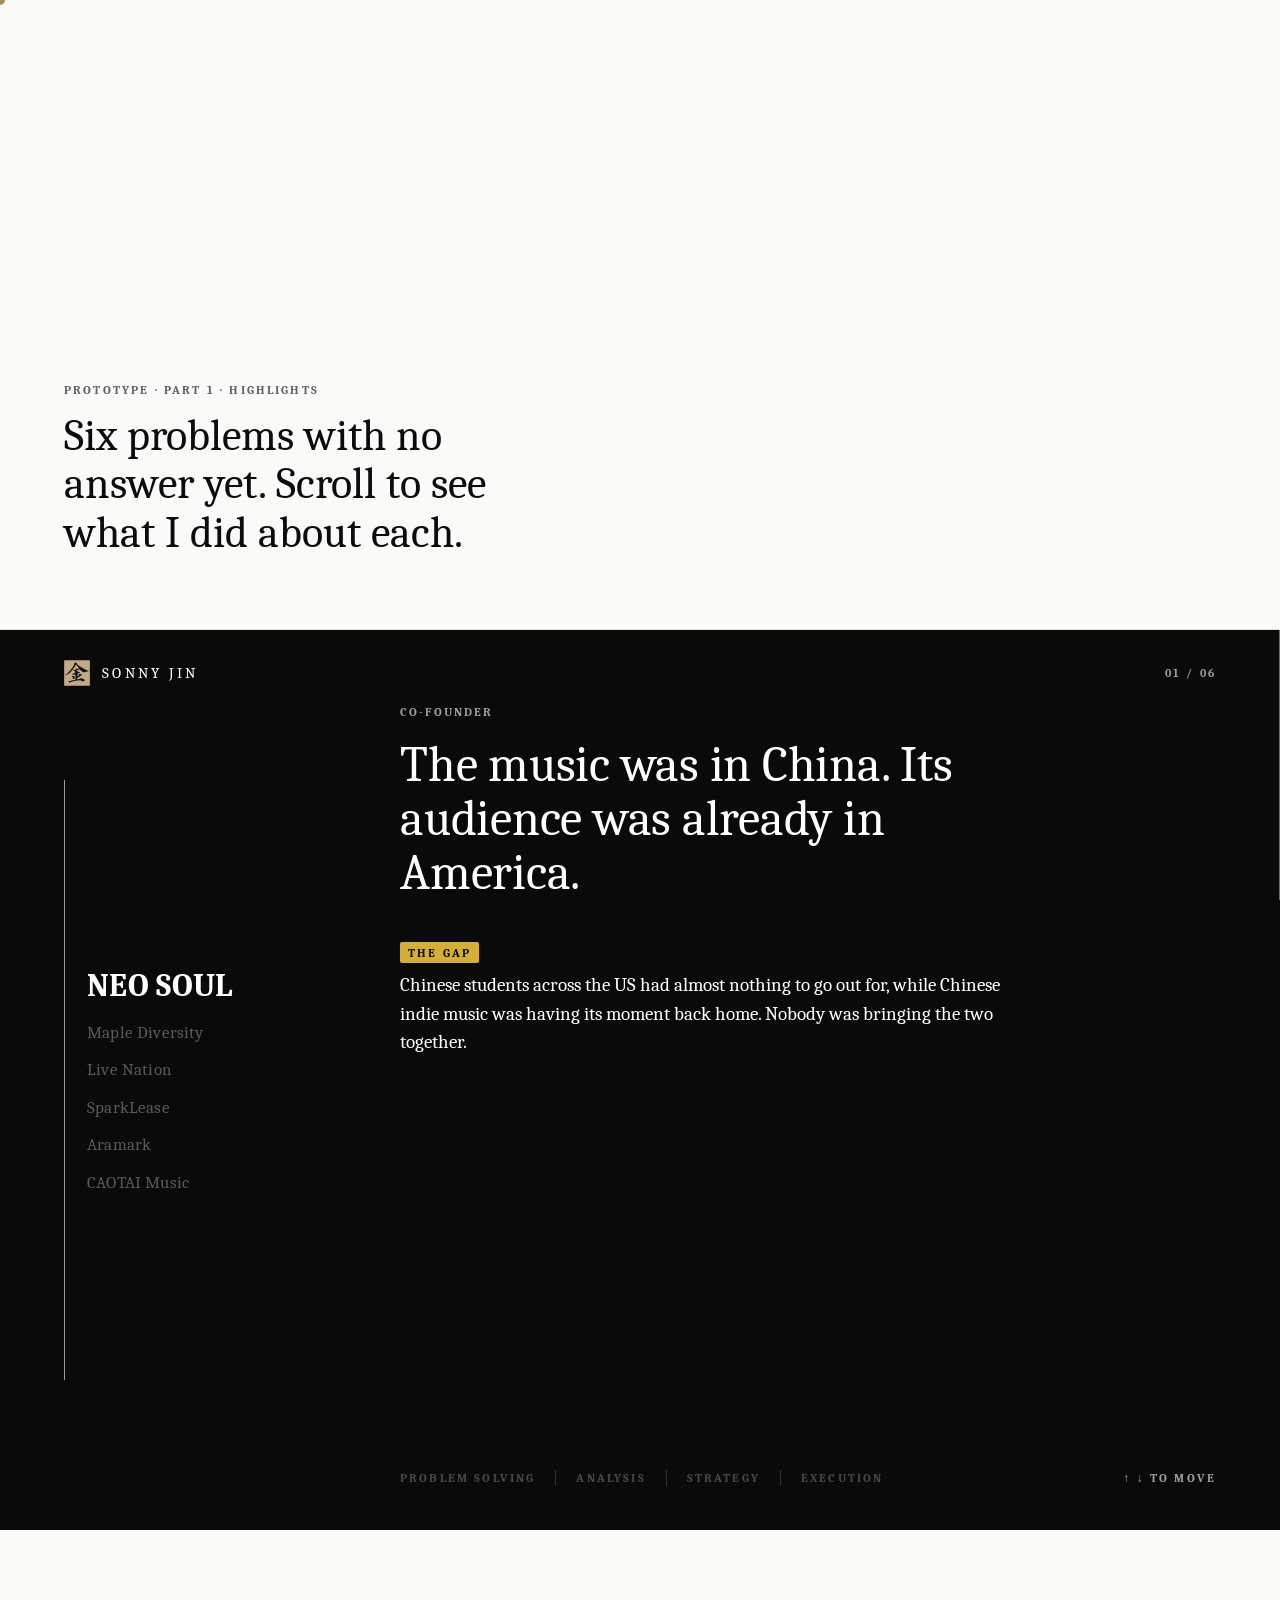
<file: design/highlights.html>
<!DOCTYPE html>
<html lang="en"><head><meta charset="utf-8"><meta name="viewport" content="width=device-width,initial-scale=1">
<title>Sonny Jin · Highlights prototype</title>
<style>
@font-face{font-family:Cal;src:url(../fonts/Caladea-Regular.woff2) format("woff2");font-weight:400}
@font-face{font-family:Cal;src:url(../fonts/Caladea-Bold.woff2) format("woff2");font-weight:700}
@font-face{font-family:Kai;src:url(../fonts/LXGWWenKai-sub.woff2) format("woff2")}
:root{--paper:#FAFAF8;--ink:#0B0C0E;--muted:#5E6268;--line:#E4E3DE;--champ:#C3A986;--champ-deep:#A88B5F;
  --bg:#0A0A0A;--fg:#fff;--soft:rgba(255,255,255,.62);--acc:#D4AF37;--accText:#D4AF37;--ease:cubic-bezier(.2,.8,.2,1)}
*{box-sizing:border-box;min-width:0}
html,body{margin:0}
body{background:var(--paper);color:var(--ink);font:16px/1.55 Cal,Georgia,serif;cursor:none}
.caps{font:700 12px/16px Cal;letter-spacing:.18em;text-transform:uppercase}
a{color:inherit}

/* intro strip, so the entry into the highlights can be felt */
.intro{height:70vh;display:flex;flex-direction:column;justify-content:flex-end;padding:0 64px 72px;border-bottom:1px solid var(--line)}
.intro p{margin:0;color:var(--muted)} .intro h2{margin:14px 0 0;font:400 44px/1.1 Cal;max-width:22ch}

/* pinned highlights */
#hl{position:relative;height:1800vh}
.stage{position:sticky;top:0;height:100vh;overflow:hidden;background:var(--bg);color:var(--fg);transition:background .6s var(--ease),color .6s var(--ease)}
.top{position:absolute;left:64px;right:64px;top:30px;display:flex;justify-content:space-between;align-items:center;z-index:3}
.top .brand{display:flex;gap:12px;align-items:center;text-decoration:none}
.top .brand img{width:26px;height:26px} .top .brand span{font:400 15px Cal;letter-spacing:.22em}
.top .count{color:var(--soft)}
.rail{position:absolute;left:64px;top:0;bottom:0;width:270px;display:flex;flex-direction:column;justify-content:center;gap:18px;padding-left:22px;border-left:1px solid var(--soft);margin:150px 0 150px}
.rail button{all:unset;cursor:none;font:400 17px/1.15 Cal;letter-spacing:.01em;opacity:.32;transition:font-size .5s var(--ease),opacity .5s var(--ease);transform-origin:left center}
.rail button.on{opacity:1;font-size:32px;font-weight:700}
.cn{font-family:Kai;font-weight:400;font-size:.82em;letter-spacing:.06em}
.rail button:hover{opacity:.75} .rail button.on:hover{opacity:1}
.body{position:absolute;left:400px;right:64px;top:0;bottom:0}
.story{position:absolute;inset:0;display:grid;grid-template-columns:minmax(0,620px) 1fr;column-gap:56px;align-content:center;padding:96px 0 120px;opacity:0;visibility:hidden;transition:opacity .45s var(--ease),visibility .45s}
.story.on{opacity:1;visibility:visible}
.role{color:var(--soft);margin:0 0 18px;white-space:nowrap}
.hook{margin:0 0 40px;font:400 50px/1.08 Cal;letter-spacing:-.005em}
.beat{margin:0 0 22px;opacity:0;transform:translateY(24px);transition:opacity .6s var(--ease),transform .6s var(--ease)}
.beat.on{opacity:1;transform:none}
.beat .caps{display:inline-block;margin-bottom:8px;background:var(--acc);color:var(--chipText);padding:3px 8px 2px;border-radius:2px;transition:background .6s var(--ease),color .6s var(--ease)}
.beat p{margin:0;font-size:19px;line-height:1.5;max-width:60ch}
.ev{all:unset;cursor:none;display:flex;align-items:center;gap:18px;margin-top:10px;padding:10px 18px 10px 10px;border:1px solid var(--soft);border-radius:2px;opacity:0;transform:translateY(12px);transition:opacity .6s var(--ease) .15s,transform .6s var(--ease) .15s,border-color .3s,background .3s}
.ev.on{opacity:1;transform:none}
.ev .th{display:flex;padding-left:4px}
.ev .th img{width:54px;height:54px;object-fit:cover;border-radius:2px;box-shadow:0 0 0 2px var(--bg);margin-left:-16px;transition:transform .45s var(--ease),margin .45s var(--ease)}
.ev .th img:first-child{margin-left:0;transform:rotate(-6deg)} .ev .th img:nth-child(2){transform:rotate(3deg)} .ev .th img:nth-child(3){transform:rotate(-2deg)}
.ev:hover .th img{margin-left:6px;transform:none} .ev:hover .th img:first-child{margin-left:0}
.ev .tx{display:flex;flex-direction:column;gap:6px}
.ev .go{align-self:flex-start;background:var(--acc);color:var(--chipText);padding:4px 10px 3px;border-radius:2px}
.ev .go .ar{display:inline-block;transition:transform .3s var(--ease)} .ev:hover .go .ar{transform:translateX(5px)}
.ev .ct{font-size:14px;color:var(--soft)}
.ev:hover{border-color:var(--acc)}
.num{align-self:end;padding-bottom:62px;opacity:0;transition:opacity .6s var(--ease)}
.num.on{opacity:1}
.num b{display:block;font:400 clamp(72px,7.2vw,116px)/.9 Cal;letter-spacing:-.02em;color:var(--accText);white-space:nowrap}
.num b small{font-size:.42em;letter-spacing:0;margin-right:.06em;vertical-align:.95em}
.ar{font-family:Arial,Helvetica,sans-serif;font-weight:400}
.num b{display:inline-block!important;background:linear-gradient(transparent 62%,var(--acc) 62%,var(--acc) 92%,transparent 92%)}
.num b>span{display:inline-block;background:linear-gradient(var(--accText) 62%,var(--chipText) 62%,var(--chipText) 92%,var(--accText) 92%);-webkit-background-clip:text;background-clip:text;color:transparent}
.num .caps{display:block;margin-top:14px;color:var(--soft)}
.abil{position:absolute;left:400px;bottom:44px;display:flex;z-index:2}
.abil span{padding:0 20px;border-left:1px solid var(--soft);opacity:.25;transition:opacity .5s var(--ease)}
.abil span:first-child{padding-left:0;border-left:0}
.abil span i{font-style:normal;padding-bottom:4px;border-bottom:2px solid transparent;transition:border-color .5s var(--ease)}
.abil span.lit{opacity:1} .abil span.lit i{border-color:var(--acc)}
.hint{position:absolute;right:64px;bottom:44px;color:var(--soft)}

/* summary */
.summary{min-height:100vh;padding:120px 64px 80px;display:flex;flex-direction:column;justify-content:center}
.summary h2{margin:0;font:400 56px/1.05 Cal}
.summary .sub{margin:16px 0 56px;color:var(--muted);font-size:19px}
.grid{display:grid;grid-template-columns:230px repeat(6,130px);row-gap:22px;align-items:center}
.grid .h{color:var(--muted)} .grid .c{display:flex;justify-content:center}
.dot{width:14px;height:14px;border:1px solid var(--champ-deep);border-radius:2px;transform:scale(.4);opacity:0;transition:transform .5s var(--ease),opacity .5s var(--ease)}
.dot.f{background:var(--champ)}
.summary.in .dot{transform:none;opacity:1}
.bridge{padding:160px 64px;border-top:1px solid var(--line);font:400 40px/1.2 Cal}
.bridge span{display:block;color:var(--muted)}

/* evidence panel */
.scrim{position:fixed;inset:0;background:rgba(0,0,0,.4);opacity:0;visibility:hidden;transition:opacity .45s var(--ease),visibility .45s;z-index:20}
.panel{position:fixed;top:0;right:0;bottom:0;width:62vw;background:var(--paper);color:var(--ink);transform:translateX(100%);transition:transform .45s var(--ease);z-index:21;overflow-y:auto;overscroll-behavior:contain}
body.open .scrim{opacity:1;visibility:visible} body.open .panel{transform:none}
.ph{position:sticky;top:0;background:var(--paper);display:flex;justify-content:space-between;align-items:center;padding:28px 48px;border-bottom:1px solid var(--line);z-index:2}
.ph .t{display:flex;gap:14px;align-items:baseline} .ph .t span{color:var(--muted)}
.x{all:unset;cursor:none;font:400 28px/1 Cal;padding:4px 8px}
.pb{padding:16px 48px 64px}
.item{margin-top:36px}
.band{display:flex;align-items:center;gap:14px;margin-bottom:14px}
.band .chip{padding:5px 10px;border-radius:2px}
.band .note{color:var(--muted);font-size:15px}
.strip{display:flex;gap:12px;overflow-x:auto;padding-bottom:10px;scrollbar-width:thin}
.strip button{all:unset;cursor:none;flex:none;height:230px;background:#eee}
.strip img{height:100%;width:auto;display:block;transition:opacity .3s}
.strip button:hover img{opacity:.85}
.spot{display:grid;grid-template-columns:1fr 1fr;gap:12px}
.spot iframe{width:100%;height:152px;border:0;border-radius:12px}
.press{display:flex;justify-content:space-between;align-items:center;border:1px solid var(--line);padding:22px 24px;text-decoration:none}
.press b{font:400 22px Cal} .press span{color:var(--muted)}
.press:hover{border-color:var(--ink)}
.summ{font-size:18px;max-width:60ch;margin:0}
.lb{position:fixed;inset:0;background:rgba(8,8,9,.94);z-index:30;display:none;align-items:center;justify-content:center}
.lb.on{display:flex}
.lb img{max-width:82vw;max-height:80vh;display:block}
.lb .cap{position:absolute;left:0;right:0;bottom:36px;text-align:center;color:#cfcfcf}
.lb button{all:unset;cursor:none;position:absolute;color:#fff;font:400 34px Cal;padding:16px}
.lb .p{left:28px;top:50%} .lb .n{right:28px;top:50%} .lb .c{right:28px;top:20px}

.cur{position:fixed;left:0;top:0;width:10px;height:10px;margin:-5px 0 0 -5px;border-radius:50%;background:var(--cc,var(--champ-deep));pointer-events:none;z-index:40;transition:width .25s,height .25s,margin .25s,background .25s,border .25s}
.cur.big{width:44px;height:44px;margin:-22px 0 0 -22px;background:transparent;border:1px solid var(--cc,var(--champ-deep))}
@media (prefers-reduced-motion:reduce){*{transition:none!important} body{cursor:auto} .cur{display:none} .rail button,.x,.ev,.strip button,.lb button{cursor:pointer}}
@media (hover:none){body{cursor:auto} .cur{display:none}}
</style></head><body>

<section class="intro"><p class="caps">Prototype · Part 1 · Highlights</p><h2>Six problems with no answer yet. Scroll to see what I did about each.</h2></section>

<section id="hl">
  <div class="stage" id="stage">
    <div class="top"><a class="brand" href="#"><img src="../seal.svg" alt=""><span>SONNY JIN</span></a><span class="count caps" id="count">01 / 05</span></div>
    <nav class="rail" id="rail" aria-label="Highlights"></nav>
    <div class="body" id="body"></div>
    <div class="abil caps" id="abil"></div>
    <div class="hint caps"><span class="ar">↑ ↓</span> to move</div>
  </div>
</section>

<section class="summary" id="summary">
  <p class="caps" style="color:var(--muted);margin:0 0 18px">Highlights, in sum</p>
  <h2>Proven, six times.</h2>
  <p class="sub">Every ability on this page is backed by at least three of the stories above.</p>
  <div class="grid" id="grid"></div>
</section>
<section class="bridge"><span>That's the highlights.</span>Here's the whole road.</section>

<div class="scrim" id="scrim"></div>
<aside class="panel" id="panel" aria-label="Evidence"><div class="ph"><div class="t"><b class="caps" id="pt"></b><span class="caps">Evidence</span></div><button class="x" id="x" aria-label="Close">×</button></div><div class="pb" id="pb"></div></aside>
<div class="lb" id="lb"><img id="lbi" alt=""><div class="cap caps" id="lbc"></div><button class="p" id="lbp" aria-label="Previous">←</button><button class="n" id="lbn" aria-label="Next">→</button><button class="c" id="lbx" aria-label="Close">×</button></div>
<div class="cur" id="cur" aria-hidden="true"></div>

<script>
const AB=['Problem solving','Analysis','Strategy','Execution'];
const H=[
{id:'neo-soul',name:'NEO SOUL',role:'Co-founder',t:{bg:'#0A0A0A',fg:'#FFFFFF',soft:'rgba(255,255,255,.6)',acc:'#D4AF37',accText:'#FFFFFF',chipText:'#0A0A0A'},
 hook:'The music was in China. Its audience was already in America.',
 gap:'Chinese students across the US had almost nothing to go out for, while Chinese indie music was having its moment back home. Nobody was bringing the two together.',
 move:'We brought the artists to American stages and built each tour city by city. There was no market data, so I built forecasting and pricing models from streaming, social and box office benchmarks to pick venues, size cities and price tickets.',
 res:'19 concerts, forecasts within 5%. US$600K in revenue, US$250K raised, and a US$6.3M valuation in two years.',
 num:{pre:'US$',to:6.3,dec:1,suf:'M',label:'Valuation in two years'},ab:[0,1,3],
 ev:[{t:'Times Square · #NextNeoSoulArtist',note:'Our billboard poll on who to bring over next',img:['neosoul/timessquare-1','neosoul/timessquare-2']},
     {t:'Posters',img:['neosoul/poster-hyukoh','neosoul/poster-dmob','neosoul/poster-hhh','neosoul/poster-madi','neosoul/poster-sdy','neosoul/poster-sunset']},
     {t:'Venues',note:'19 concerts across the US',img:['neosoul/mayan','neosoul/wilbur','neosoul/wilbur-stage','neosoul/regency','neosoul/royale','neosoul/chicago']}]},
{id:'maple',name:'Maple Diversity',role:'Strategic Partnerships Manager',t:{bg:'#09090B',fg:'#FFFFFF',soft:'rgba(255,255,255,.6)',acc:'#FF6B2C',accText:'#FFFFFF',chipText:'#09090B'},
 hook:'IKEA knew Canada. It didn’t yet know every Canadian.',
 gap:'Big brands were missing multicultural Canada, and Maple needed new clients to grow.',
 move:'I turned NielsenIQ, Vividata and Statistics Canada data into pitches for 11 brands, and automated prospecting so my time went into proposals.',
 res:'I signed IKEA and Tissot myself. Revenue grew 14% year over year, and a rebuilt vendor pipeline cut localization costs by 25%.',
 num:{pre:'+',to:14,dec:0,suf:'%',label:'Revenue, year over year'},ab:[1,2,3],
 ev:[{t:'IKEA',c:['#0058A3','#FFDB00'],note:'Signed by Sonny',img:['maple/ikea']},
     {t:'Tissot',c:['#E1251B','#FFFFFF'],note:'Signed by Sonny',img:['maple/tissot-1','maple/tissot-2']},
     {t:'Listerine',c:['#00857C','#FFFFFF'],note:'New project from an existing client',img:['maple/listerine']}]},
{id:'live-nation',name:'Live Nation',role:'Team Lead, Strategy Consultant',t:{bg:'#E21836',fg:'#FFFFFF',soft:'rgba(255,255,255,.75)',acc:'#000000',accText:'#FFFFFF',chipText:'#FFFFFF'},
 hook:'Seven of us. Seven reports. One roadmap the client kept.',
 gap:'Live Nation wanted growth in markets it hadn’t entered yet. What stood in the way had not been mapped.',
 move:'I brought Live Nation on as a client and led a team of seven through the diagnosis: industry, business model, organization, execution.',
 res:'A seven-year, multi-scenario roadmap projecting 36.8% CAGR in untapped markets. The client adopted it.',
 num:{pre:'',to:36.8,dec:1,suf:'%',label:'CAGR projected, untapped markets'},ab:[0,1,2],
 ev:[{t:'The engagement',note:'Covers only; the full reports stay with the client',img:['livenation/team-1','livenation/team-2'],
      text:'Seven reports across industry trends, business model, organizational structure and execution capability, ending in a seven-year growth roadmap with multiple scenarios.'}]},
{id:'sparklease',name:'SparkLease',role:'Product Marketing Manager',t:{bg:'#FAFAFA',fg:'#1F1F1F',soft:'rgba(31,31,31,.58)',acc:'#FABB00',accText:'#1F1F1F',chipText:'#1F1F1F'},
 hook:'Carmakers didn’t need another website. They needed shelf space.',
 gap:'SparkLease reached 100,000+ active users a year, with nothing packaged for the carmakers who wanted to reach them.',
 move:'I grew organic leads with SEO and AI search optimization, then turned the site’s screen space into a tiered product for OEMs and their dealers.',
 res:'Leads up 19% a month on average, top five on Google across 5 keyword groups. Seven cold pitches to BMW’s agency, Mercedes‑Benz and GM brands; three made the shortlist.',
 num:{pre:'+',to:19,dec:0,suf:'%',label:'Organic leads, month over month'},ab:[0,2,3],
 ev:[{t:'Search growth',img:['sparklease/seo-traffic','sparklease/seo-rankings']},
     {t:'The product',note:'Screen space, packaged and tiered',img:['sparklease/listing-insert','sparklease/boost']},
     {t:'OEM pitches',img:['sparklease/polestar','sparklease/alfa-romeo','sparklease/lotus','sparklease/fiat','sparklease/ford-cn']}]},
{id:'aramark',name:'Aramark',role:'Program Marketing Manager · Complete Purchasing Services, an Aramark company',t:{bg:'#EB002A',fg:'#FFFFFF',soft:'rgba(255,255,255,.75)',acc:'#FFFFFF',accText:'#FFFFFF',chipText:'#EB002A'},
 hook:'Same events, every month. Planned from memory, every time.',
 gap:'We ran online and in-person events for 2 B2B programs serving 500+ client accounts. The events repeated, but there was no SOP. Every step lived in someone\u2019s memory.',
 move:'The events were cookie cutter, so I made them repeatable. I built an automated project management system in Smartsheet: enter the event date, and every action item appears with its own due date.',
 res:'Coordination time fell by more than half, and every new event started from the same plan. For our 50th anniversary, I helped put clients and the brands we represented in one room, with a trade show to make business happen.',
 num:{pre:'',to:50,dec:0,suf:'%+',label:'Less coordination time'},ab:[0,3],
 ev:[{t:'50th anniversary · Vancouver',note:'At River Rock Casino Resort: our clients, the brands we represented and a trade show in one room',img:['aramark/anniversary-50']}]},
{id:'caotai',name:'CAOTAI Music',role:'Artist Operations Manager',t:{bg:'#000000',fg:'#FFFFFF',soft:'rgba(255,255,255,.6)',acc:'#C3A986',accText:'#FFFFFF',chipText:'#14161A'},
 hook:'From a Beijing label to SXSW and The New York Times.',
 gap:'2021. Stages were closed, and a small Beijing label needed its artists heard outside China.',
 move:'I ran content across platforms, plus festivals, distribution and brand partnerships.',
 res:'One artist grew to 45,000 fans in five months. Our artists reached the top 5% of NetEase’s indie chart, played SXSW 2021, and got their own story in The New York Times.',
 num:{pre:'',to:45,dec:0,suf:'K',label:'Fans in five months'},ab:[2,3],
 ev:[{t:'SXSW 2021',img:['caotai/sxsw-lineup','caotai/sxsw-session','caotai/sxsw-stage'],
      press:{o:'The New York Times',y:'2021',h:'https://www.nytimes.com/2021/03/22/arts/music/sxsw-music-festival.html'}},
     {t:'Releases',spot:['album/0hivH5g3UEx0sGSFIekNgn','album/3KJUv82FN4NRtWYbzW1eCf','track/2iHypimlBjipsM87Ssa2Mj','album/6rgJm6sg7XhwKISDlQdduT','album/1wDFR8JIFUnkwrC5q0w2j6'],img:['caotai/cover-horse','caotai/cover-milkyway','caotai/cover-sea']},
     {t:'Virtual concerts',img:['caotai/virtual-1','caotai/virtual-2','caotai/virtual-3']},
     {t:'Festivals and tour',img:['caotai/festival-stage','caotai/festival-set','caotai/hainan-fw','caotai/shanghai-fw','caotai/shanghai-fw-2','caotai/tour','caotai/radio']}]}
];
const $=id=>document.getElementById(id), N=H.length;
const stage=$('stage'),rail=$('rail'),body=$('body'),abil=$('abil'),hl=$('hl');
const reduce=matchMedia('(prefers-reduced-motion: reduce)').matches;

function thumbs(h){const a=h.ev.flatMap(e=>e.img||[]);const pick=h.ev.map(e=>(e.img||[])[0]).filter(Boolean);for(const x of a){if(pick.length>=3)break;if(!pick.includes(x))pick.push(x)}return pick.slice(0,3)}
function count(h){return h.ev.reduce((n,e)=>n+(e.img||[]).length+(e.spot||[]).length+(e.press?1:0),0)}
H.forEach((h,i)=>{
  const b=document.createElement('button');b.innerHTML=h.name+(h.cn?` <span class="cn" lang="zh-Hans">${h.cn}</span>`:'');b.onclick=()=>go(i);rail.appendChild(b);
  const s=document.createElement('article');s.className='story';s.id=h.id;
  s.innerHTML=`<div><p class="role caps">${h.role}</p><h2 class="hook">${h.hook}</h2>
   <div class="beat"><span class="caps">The gap</span><p>${h.gap}</p></div>
   <div class="beat"><span class="caps">The move</span><p>${h.move}</p></div>
   <div class="beat"><span class="caps">The result</span><p>${h.res}</p></div>
   <button class="ev" data-i="${i}"><span class="th">${thumbs(h).map(t=>`<img src="../img/${t}.webp" alt="">`).join('')}</span><span class="tx"><span class="go caps">See the work <span class="ar">→</span></span><span class="ct">${count(h)?count(h)+(count(h)===1?' piece · ':' pieces · ')+h.ev.map(e=>e.t.split(' · ')[0]).join(', '):'Event photos coming soon'}</span></span></button></div>
   <div class="num"><b><span>${h.num.pre==='US$'?'<small>US$</small>':h.num.pre}<em style="font-style:normal">0</em>${h.num.suf}</span></b><span class="caps">${h.num.label}</span></div>`;
  body.appendChild(s);
});
AB.forEach(a=>{const s=document.createElement('span');s.innerHTML=`<i>${a}</i>`;abil.appendChild(s)});
const stories=[...body.children],btns=[...rail.children],tags=[...abil.children];

let cur=-1,counted=new Set();
function theme(h){const r=stage.style;r.setProperty('--chipText',h.t.chipText);r.setProperty('--bg',h.t.bg);r.setProperty('--fg',h.t.fg);r.setProperty('--soft',h.t.soft);r.setProperty('--acc',h.t.acc);r.setProperty('--accText',h.t.accText);document.body.style.setProperty('--cc',h.t.fg==='#FFFFFF'?h.t.acc:h.t.fg)}
function countUp(i){
  if(counted.has(i))return;counted.add(i);const h=H[i],el=stories[i].querySelector('.num em');
  if(reduce){el.textContent=h.num.to.toFixed(h.num.dec);return}
  const t0=performance.now(),d=1200;
  (function f(t){const k=Math.min(1,(t-t0)/d),e=1-Math.pow(1-k,3);el.textContent=(h.num.to*e).toFixed(h.num.dec);if(k<1)requestAnimationFrame(f)})(t0);
}
function update(){
  const r=hl.getBoundingClientRect(),span=hl.offsetHeight-innerHeight;
  const p=Math.min(.9999,Math.max(0,-r.top/span)),seg=p*N,i=Math.floor(seg),l=seg-i;
  const inside=r.top<=0&&r.bottom>=innerHeight;
  if(i!==cur){cur=i;theme(H[i]);stories.forEach((s,k)=>s.classList.toggle('on',k===i));btns.forEach((b,k)=>b.classList.toggle('on',k===i));
    $('count').textContent=String(i+1).padStart(2,'0')+' / 0'+N;if(inside)history.replaceState(null,'','#'+H[i].id)}
  const beats=stories[i].querySelectorAll('.beat'),stepOn=[l>=0||true,l>.25,l>.5];
  beats.forEach((b,k)=>b.classList.toggle('on',stepOn[k]));
  stories[i].querySelector('.ev').classList.toggle('on',stepOn[2]);
  const nm=stories[i].querySelector('.num');nm.classList.toggle('on',stepOn[2]);if(stepOn[2])countUp(i);
  tags.forEach((t,k)=>t.classList.toggle('lit',stepOn[1]&&H[i].ab.includes(k)));
  if(p>.995||r.bottom<innerHeight*1.2) inSum();
  document.body.style.setProperty('--cc',inside?(H[i].t.fg==='#FFFFFF'?H[i].t.acc:H[i].t.fg):'#A88B5F');
}
function go(i,beat=0){const span=hl.offsetHeight-innerHeight;scrollTo({top:hl.offsetTop+span*(i+beat)/N+2,behavior:reduce?'auto':'smooth'})}
addEventListener('scroll',update,{passive:true});addEventListener('resize',update);

/* summary grid */
const g=$('grid');g.innerHTML='<span></span>'+H.map(h=>`<span class="h" style="text-align:center;font-size:16px">${h.full||h.name}</span>`).join('');
AB.forEach((a,k)=>{g.insertAdjacentHTML('beforeend',`<span class="caps">${a}</span>`+H.map((h,i)=>`<span class="c"><i class="dot${h.ab.includes(k)?' f':''}" style="transition-delay:${(k*5+i)*40}ms"></i></span>`).join(''))});
function inSum(){$('summary').classList.add('in')}
new IntersectionObserver(e=>{if(e[0].isIntersecting)inSum()},{threshold:.35}).observe($('summary'));

/* keyboard */
addEventListener('keydown',e=>{
  if(document.body.classList.contains('open')){if(e.key==='Escape'){lb.classList.contains('on')?closeLb():closeP()}
    if(lb.classList.contains('on')){if(e.key==='ArrowRight')step(1);if(e.key==='ArrowLeft')step(-1)}return}
  const r=hl.getBoundingClientRect();if(!(r.top<=1&&r.bottom>=innerHeight-1))return;
  if(['ArrowDown','j'].includes(e.key)&&cur<N-1){e.preventDefault();go(cur+1)}
  if(['ArrowUp','k'].includes(e.key)&&cur>0){e.preventDefault();go(cur-1)}
});

/* evidence panel */
const panel=$('panel'),pb=$('pb'),lb=$('lb');let gal=[],gi=0;
function openP(i){const h=H[i];$('pt').textContent=h.name;gal=[];
  pb.innerHTML=h.ev.map(it=>{
    const band=it.c?`<span class="chip caps" style="background:${it.c[0]};color:${it.c[1]}">${it.t}</span>`:`<span class="caps">${it.t}</span>`;
    const imgs=(it.img||[]).map(s=>{gal.push({s,t:it.t});return `<button data-g="${gal.length-1}" aria-label="Open image"><img loading="lazy" src="../img/${s}.webp" alt="${it.t}"></button>`}).join('');
    return `<div class="item"><div class="band">${band}${it.note?`<span class="note">${it.note}</span>`:''}</div>
      ${it.text?`<p class="summ">${it.text}</p><div style="height:16px"></div>`:''}
      ${it.spot?`<div class="spot">${it.spot.map(s=>`<iframe loading="lazy" src="https://open.spotify.com/embed/${s}?theme=0" allow="encrypted-media" title="Spotify"></iframe>`).join('')}</div><div style="height:16px"></div>`:''}
      ${imgs?`<div class="strip">${imgs}</div>`:''}
      ${it.press?`<div style="height:16px"></div><a class="press" href="${it.press.h}" target="_blank" rel="noopener"><b>${it.press.o}</b><span class="caps">${it.press.y} · Read <span class="ar">↗</span></span></a>`:''}</div>`}).join('');
  pb.querySelectorAll('[data-g]').forEach(b=>b.onclick=()=>openLb(+b.dataset.g));
  bindCur(pb);panel.scrollTop=0;document.body.classList.add('open');history.replaceState(null,'','#'+h.id+'/evidence')}
function closeP(){document.body.classList.remove('open');history.replaceState(null,'','#'+H[cur].id)}
body.addEventListener('click',e=>{const b=e.target.closest('.ev');if(b)openP(+b.dataset.i)});
$('x').onclick=closeP;$('scrim').onclick=closeP;
function openLb(i){gi=i;showLb();lb.classList.add('on')}
function showLb(){$('lbi').src='../img/'+gal[gi].s+'.webp';$('lbc').textContent=gal[gi].t+' · '+(gi+1)+' / '+gal.length}
function step(d){gi=(gi+d+gal.length)%gal.length;showLb()}
function closeLb(){lb.classList.remove('on')}
$('lbp').onclick=()=>step(-1);$('lbn').onclick=()=>step(1);$('lbx').onclick=closeLb;

/* cursor */
const cc=$('cur');addEventListener('pointermove',e=>{cc.style.transform=`translate(${e.clientX}px,${e.clientY}px)`});
function bindCur(root){root.querySelectorAll('a,button').forEach(a=>{a.addEventListener('pointerenter',()=>cc.classList.add('big'));a.addEventListener('pointerleave',()=>cc.classList.remove('big'))})}
bindCur(document);

/* deep link */
const m=location.hash.slice(1).split('/');const di=H.findIndex(h=>h.id===m[0]);
if(di>=0){requestAnimationFrame(()=>{scrollTo(0,hl.offsetTop+(hl.offsetHeight-innerHeight)*(di+.6)/N);update();if(m[1]==='evidence')openP(di)})}
update();
</script>
</body></html>
</file>
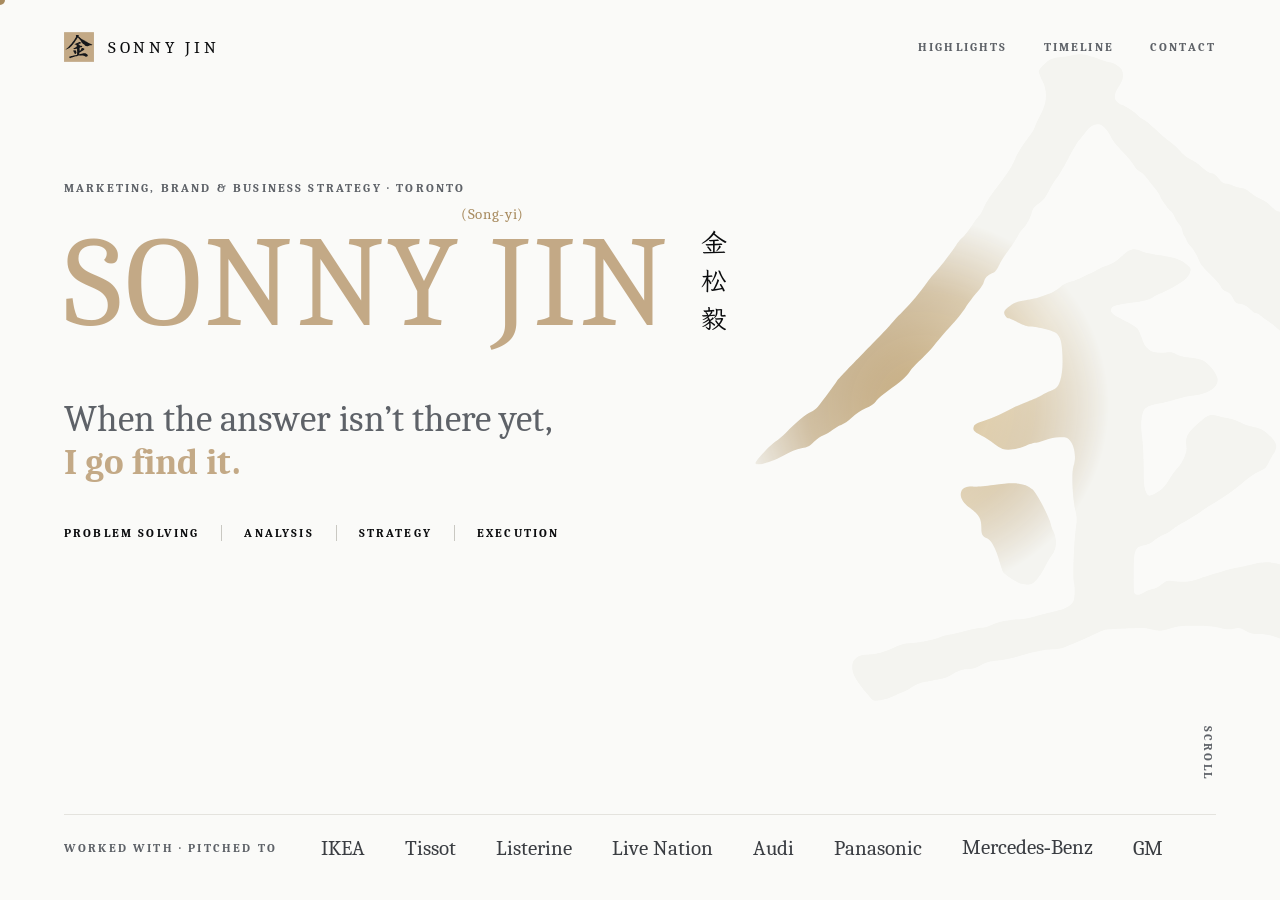
<file: design/opening.html>
<!DOCTYPE html>
<html lang="en"><head><meta charset="utf-8"><meta name="viewport" content="width=device-width,initial-scale=1">
<title>Sonny Jin · Opening screen</title>
<style>
/* VOICE: quiet confidence, a strategist's calling card
   IDEA: a signed scroll: a gilded name, a vertical inscription, an answer hidden in the ground
   PICTURE: Yan Zhenqing's 金, hidden in the paper, found by the cursor in metallic gold
   COLOUR and TYPE: near-white, carbon ink, metallic gold; Caladea, LXGW WenKai for the inscription
   LAYOUT: name left with its inscription, positioning below, proof line at the foot */
@font-face{font-family:Cal;src:url([data-uri]) format("woff2");font-weight:400}
@font-face{font-family:Cal;src:url([data-uri]) format("woff2");font-weight:700}
@font-face{font-family:Kai;src:url([data-uri]) format("woff2")}
:root{color-scheme:light;--bg:#FAFAF8;--ink:#0B0C0E;--muted:#5E6268;--line:#E4E3DE;--champ:#C3A986;--champ-deep:#A88B5F;--gold:linear-gradient(100deg,#7A5E33 0%,#A88B5F 22%,#C9AE7E 38%,#8C6F42 55%,#B39566 72%,#7A5E33 100%)}
*{box-sizing:border-box;min-width:0}
html,body{margin:0;height:100%}
body{background:var(--bg);color:var(--ink);font:16px/1.55 Cal,Georgia,serif;overflow:hidden;cursor:none}
.hero{position:relative;height:100vh;min-height:720px;overflow:hidden}
.caps{font:700 12px/16px Cal;letter-spacing:.18em;text-transform:uppercase}
/* the hidden 金: a ghost at rest; metallic gold where the cursor is */
.g{position:absolute;right:-17vw;top:6vh;width:min(58vw,880px);aspect-ratio:722/629;pointer-events:none}
.g.base svg{width:100%;height:100%;display:block} .g.base path{fill:#F4F4F0}
.g.lit{background:linear-gradient(120deg,#8C6F42 0%,#B39566 22%,#D9C39A 40%,#A88B5F 58%,#CDB386 76%,#8C6F42 100%);
  -webkit-mask:url([data-uri]) center/100% 100% no-repeat,radial-gradient(circle 250px at var(--gx) var(--gy),#000 0,rgba(0,0,0,.6) 45%,transparent 75%);
  -webkit-mask-composite:source-in;mask:url([data-uri]) center/100% 100% no-repeat,radial-gradient(circle 250px at var(--gx) var(--gy),#000 0,rgba(0,0,0,.6) 45%,transparent 75%);mask-composite:intersect}
nav{position:absolute;left:64px;right:64px;top:32px;display:flex;justify-content:space-between;align-items:center;z-index:3}
.brand{display:flex;gap:14px;align-items:center;color:var(--ink);text-decoration:none}
.brand svg{width:30px;height:30px} .brand span{font:400 17px Cal;letter-spacing:.22em}
nav .links{display:flex;gap:36px} nav .links a{color:var(--muted);text-decoration:none} nav .links a:hover{color:var(--ink)}
.main{position:absolute;left:64px;top:20vh;z-index:2;width:min(1000px,80vw)}
.eyebrow{color:var(--muted);margin:0}
.namerow{display:flex;align-items:stretch;gap:30px;margin-top:30px}
h1{margin:0;font-weight:400;font-size:clamp(88px,10vw,150px);line-height:.78;letter-spacing:.02em;padding-top:.06em;
  color:var(--champ)}
h1 .w1{position:relative} h1 sup{position:absolute;left:100%;top:-.2em;margin-left:.03em;font-size:.12em;font-weight:400;letter-spacing:.04em;white-space:nowrap;line-height:1;color:var(--champ-deep)}
.inscr{display:flex;flex-direction:column;justify-content:space-between;font:400 26px/1 Kai;color:var(--ink);padding:.18em 0 .02em}
.pos{margin:64px 0 0;font-size:clamp(30px,2.9vw,42px);line-height:1.18}
.pos span{display:block;color:var(--muted)}
.pos b{display:inline-block;font-weight:700;color:var(--champ)}
.abil{display:flex;flex-wrap:wrap;margin-top:40px;color:var(--ink)}
.abil span{padding:0 22px;border-left:1px solid #C9C8C2} .abil span:first-child{padding-left:0;border-left:0}
.proof{position:absolute;left:64px;right:64px;bottom:40px;border-top:1px solid var(--line);padding-top:20px;display:flex;align-items:center;gap:40px;z-index:2;flex-wrap:wrap}
.proof .caps{color:var(--muted);margin-right:4px}
.b{font:400 21px Cal;color:#3A3D42;text-decoration:none;display:inline-block;transition:transform .35s cubic-bezier(.2,.8,.2,1),color .35s}
.b:hover{transform:scale(1.14);color:var(--c)}
.cue{position:absolute;right:64px;bottom:120px;writing-mode:vertical-rl;color:var(--muted);z-index:2}
.cur{position:fixed;left:0;top:0;width:10px;height:10px;margin:-5px 0 0 -5px;border-radius:50%;background:var(--champ-deep);pointer-events:none;z-index:9;transition:width .25s,height .25s,margin .25s,background .25s,border .25s}
.cur.big{width:44px;height:44px;margin:-22px 0 0 -22px;background:transparent;border:1px solid var(--champ-deep)}
@media (prefers-reduced-motion:reduce){.b{transition:none} .g.lit{display:none} body{cursor:auto} .cur{display:none}}
@media (hover:none){body{cursor:auto} .cur{display:none}}
</style></head><body>
<section class="hero" id="hero">
  <div class="g base" aria-hidden="true"><svg viewBox="0 0 722 629"><path id="gp" d="M112.5,626.4C101.5,613.7 96.1,605.9 95.0,600.6C92.8,589.7 98.1,584.0 110.6,584.0C118.2,584.0 126.5,581.6 138.0,576.1C142.8,573.8 145.9,573.0 150.0,573.0C157.9,573.0 175.8,569.5 180.3,567.1C182.5,566.0 186.7,564.8 189.8,564.5C193.0,564.1 198.2,563.0 201.5,562.0C209.2,559.6 217.2,558.0 221.3,558.0C223.1,558.0 227.0,556.8 230.0,555.4C236.9,552.2 247.3,550.0 255.3,550.0C258.9,550.0 265.0,549.0 270.0,547.6C274.7,546.2 282.8,544.2 288.0,543.0C299.5,540.3 304.7,538.1 308.0,534.6C310.1,532.3 310.5,530.7 310.8,524.5C311.0,520.5 310.7,515.6 310.1,513.7C308.8,509.8 310.2,473.4 312.2,459.5C313.2,452.3 313.1,450.5 311.2,442.5C308.5,430.7 307.5,406.6 309.6,400.7C312.6,392.3 310.5,379.7 305.4,374.9C303.2,372.8 301.9,372.5 296.1,372.6C291.7,372.7 286.7,373.7 281.7,375.4C277.6,376.8 273.3,378.0 272.2,378.0C271.1,378.0 266.8,379.3 262.7,381.0C253.7,384.6 245.6,385.7 240.6,384.0C238.6,383.4 234.6,380.9 231.7,378.5C228.8,376.2 223.7,372.9 220.4,371.2C212.8,367.4 211.4,365.7 212.6,362.3C213.4,360.1 215.1,359.2 223.4,356.4C232.3,353.4 241.4,349.3 251.0,344.0C252.9,342.9 259.1,340.2 264.8,338.0C270.4,335.8 276.7,333.0 278.8,331.7C280.8,330.4 284.6,328.6 287.1,327.7C293.8,325.2 295.7,322.6 297.6,313.5C298.8,307.6 299.1,302.2 298.8,293.0C298.3,280.0 297.0,275.1 292.9,271.4C290.5,269.3 274.2,265.1 268.0,265.0C264.8,265.0 261.3,263.9 255.6,261.0C251.3,258.8 247.2,257.0 246.5,257.0C244.5,257.0 241.8,253.3 242.2,250.8C242.4,249.3 244.5,247.2 248.1,244.7C252.9,241.4 255.1,240.6 263.1,239.4C268.3,238.7 274.8,237.2 277.5,236.1C280.2,235.1 284.6,233.5 287.2,232.6C289.7,231.6 293.8,229.2 296.2,227.1C299.2,224.4 302.4,222.8 306.7,221.6C310.1,220.8 315.3,218.7 318.2,217.1C321.1,215.5 324.6,213.9 325.9,213.5C327.3,213.1 330.4,211.5 332.9,209.9C335.5,208.4 338.9,206.8 340.5,206.4C345.7,205.2 351.2,202.0 356.4,197.0C364.8,189.2 368.1,188.4 376.6,192.1C379.3,193.2 386.2,194.7 392.0,195.5C407.0,197.6 414.1,199.8 419.5,204.4C423.5,207.7 424.1,208.6 423.5,210.9C422.0,216.9 418.5,220.4 407.9,226.1C402.2,229.2 395.9,232.3 394.0,233.0C392.1,233.8 388.8,235.4 386.7,236.7C382.9,239.1 378.2,240.3 365.5,242.0C352.4,243.9 348.0,245.0 346.9,247.1C344.9,250.9 346.8,252.9 358.2,258.6C364.3,261.6 370.2,265.1 371.5,266.4C372.7,267.6 374.8,271.9 376.0,275.9C379.8,287.9 385.8,291.6 399.3,290.3C405.0,289.8 406.4,290.0 409.6,291.9C412.2,293.5 416.2,294.5 422.3,295.1C427.2,295.6 433.1,296.8 435.4,297.9C441.3,300.5 450.0,311.8 450.0,317.0C450.0,324.5 440.5,330.7 426.7,332.1C422.2,332.5 415.0,334.1 410.6,335.5C406.3,336.9 398.2,338.9 392.7,340.0C379.4,342.6 377.5,344.4 375.9,355.4C375.3,359.6 375.5,364.9 376.5,372.5C377.3,378.6 378.0,391.4 378.0,401.1C378.0,413.9 378.4,420.0 379.5,423.8C381.6,430.7 383.4,431.1 391.1,426.3C396.2,423.2 398.2,421.1 402.7,414.0C405.7,409.3 409.7,403.9 411.5,402.0C413.3,400.1 416.0,395.7 417.5,392.2C419.7,386.8 420.0,385.0 419.4,380.0C418.5,372.2 420.9,368.1 431.9,358.4C441.1,350.3 442.3,349.9 451.3,352.4C454.2,353.2 458.7,354.1 461.3,354.5C463.9,354.8 468.9,356.6 472.3,358.4C475.7,360.2 481.4,362.2 484.9,362.8C492.2,364.1 497.2,367.1 503.1,373.8C507.9,379.3 508.1,382.8 504.2,389.1C502.7,391.5 500.4,395.6 499.1,398.2C497.1,402.4 496.0,403.3 489.7,406.3C485.6,408.3 479.7,412.2 476.0,415.6C468.7,422.3 453.0,433.4 445.5,437.3C442.8,438.8 438.7,441.3 436.5,442.9C430.1,447.5 418.9,454.6 414.3,456.9C412.0,458.1 408.6,460.3 406.7,461.9C404.9,463.5 400.8,466.0 397.7,467.4C394.5,468.8 390.0,471.5 387.8,473.5C385.5,475.4 382.1,477.2 380.1,477.5C369.2,479.3 368.6,480.8 368.3,504.4C368.2,516.7 368.5,523.9 369.2,524.7C370.8,526.6 373.7,526.3 378.3,523.6C380.6,522.2 384.4,520.8 386.7,520.4C389.4,520.0 392.5,518.4 395.6,515.8C400.3,511.9 400.6,511.8 405.5,512.6C415.0,514.1 422.1,513.5 432.0,510.3C453.1,503.5 461.9,500.9 469.5,499.5C473.9,498.7 480.0,497.3 483.0,496.5C492.9,493.7 499.7,493.5 509.4,496.0C514.3,497.2 519.9,498.0 521.9,497.7C526.1,497.2 537.2,500.1 544.6,503.6C547.4,504.9 550.5,506.0 551.4,506.0C554.5,506.0 558.5,508.8 560.3,512.3C562.1,515.6 565.5,518.0 568.6,518.0C569.4,518.0 572.9,520.6 576.4,523.8C579.9,526.9 584.2,530.9 586.1,532.5C590.4,536.4 597.3,545.4 598.2,548.3C598.5,549.5 598.8,554.1 598.9,558.6C599.0,568.1 597.9,569.8 589.1,573.7C586.0,575.1 581.4,578.1 578.9,580.5C575.7,583.5 573.0,585.1 570.4,585.5C568.2,585.9 564.0,586.8 560.9,587.6C557.8,588.4 553.8,589.0 552.2,589.0C547.6,589.0 536.7,584.7 531.8,581.1C516.6,569.7 502.6,564.0 490.0,564.0C484.1,564.0 482.1,563.5 477.0,560.8C471.2,557.8 470.8,557.7 465.7,558.9C461.1,559.9 459.2,559.8 451.6,558.0C444.9,556.5 439.5,556.0 427.7,556.0C414.3,556.0 411.6,556.3 404.7,558.5C395.7,561.4 392.6,561.5 385.0,559.5C380.7,558.3 376.6,558.1 366.5,558.6C359.4,558.9 350.4,559.3 346.5,559.4C340.4,559.6 338.3,560.2 330.0,564.4C321.3,568.7 315.8,571.1 301.1,576.9C297.6,578.2 293.5,579.0 289.5,579.0C282.9,579.0 267.1,582.3 253.8,586.5C249.5,587.9 241.6,589.4 236.3,589.9C228.1,590.7 225.4,591.4 219.7,594.4C214.6,597.1 211.6,598.0 208.1,598.0C202.1,598.0 196.5,599.9 191.2,603.8C188.2,605.9 184.7,607.1 177.8,608.4C172.7,609.3 166.3,610.6 163.5,611.1C160.8,611.6 155.8,613.8 152.5,615.9C149.2,618.1 145.4,620.1 144.0,620.5C142.6,620.9 138.6,622.7 135.0,624.5C130.6,626.7 126.2,628.0 121.7,628.5C115.2,629.2 114.9,629.2 112.5,626.4ZM257.4,514.7C252.4,512.8 242.3,505.9 241.1,503.6C240.5,502.4 238.9,497.5 237.4,492.5C234.0,480.6 229.7,472.5 225.8,470.9C220.9,468.9 220.0,467.4 220.0,461.0C220.0,451.4 218.1,448.2 208.3,440.9C200.9,435.3 198.2,429.2 201.0,424.0C202.4,421.5 207.9,419.8 212.6,420.6C214.8,420.9 223.2,420.2 232.0,419.0C253.4,415.9 262.7,417.1 269.9,423.5C273.9,427.1 286.2,450.6 287.5,457.0C287.9,458.9 289.1,462.2 290.2,464.3C294.2,472.3 293.5,481.8 288.5,487.8C287.3,489.3 284.4,494.2 282.1,498.7C279.9,503.3 276.0,509.0 273.7,511.5C269.8,515.5 268.9,516.0 264.9,515.9C262.5,515.9 259.1,515.3 257.4,514.7ZM0.5,398.0C-0.4,396.5 14.2,380.6 19.9,376.8C22.4,375.1 27.0,371.2 30.1,368.1C40.2,357.9 49.7,350.0 54.3,348.1C56.8,347.0 59.9,344.7 61.3,342.8C67.0,335.5 76.7,322.3 79.3,318.4C80.8,316.2 92.4,303.8 105.1,291.0C117.8,278.1 129.8,265.5 131.8,263.0C133.7,260.5 138.7,255.1 142.9,251.0C151.4,242.6 160.8,231.5 167.0,222.5C169.3,219.2 173.1,214.5 175.5,212.0C179.8,207.4 188.4,196.2 195.5,185.9C197.7,182.6 200.5,179.3 201.7,178.5C202.9,177.7 206.8,172.7 210.4,167.5C214.1,162.3 217.5,157.8 218.1,157.4C218.7,157.1 220.6,153.5 222.4,149.6C224.2,145.6 227.7,139.7 230.2,136.4C245.6,116.2 249.4,110.4 252.4,103.3C255.5,95.8 259.5,89.5 267.5,79.0C269.4,76.5 271.5,72.9 272.1,71.0C272.7,69.1 274.6,65.0 276.2,62.0C284.1,47.8 285.0,37.7 279.5,26.1C277.6,22.1 276.0,18.0 276.0,16.9C276.0,14.7 283.0,7.6 287.2,5.4C288.7,4.6 293.3,3.5 297.2,3.0C301.2,2.5 306.9,1.6 309.8,0.9C316.5,-0.5 321.5,0.2 333.8,4.5C339.1,6.4 344.1,8.0 344.9,8.0C348.0,8.0 355.1,12.3 356.5,15.1C359.1,20.1 358.4,24.9 354.0,31.4C349.2,38.4 348.7,43.4 352.3,46.8C353.6,48.0 355.0,49.0 355.4,49.0C357.8,49.0 368.5,55.5 371.2,58.6C372.9,60.5 376.0,63.0 378.0,64.0C380.1,65.0 385.2,69.2 389.4,73.2C393.6,77.2 399.7,82.5 403.0,84.9C406.4,87.3 411.1,91.6 413.6,94.5C416.4,97.7 420.4,100.9 423.8,102.6C427.0,104.2 430.7,106.6 432.2,108.0C437.8,113.3 441.9,116.0 444.2,116.0C445.9,116.0 448.0,117.5 450.9,121.0C454.0,124.7 455.8,126.0 457.8,126.0C459.3,126.0 462.5,127.0 465.0,128.1C467.4,129.2 471.1,130.2 473.2,130.4C475.8,130.6 478.4,132.0 482.0,135.0C484.7,137.3 489.3,140.1 492.2,141.2C495.5,142.4 499.0,144.8 501.9,148.0C505.6,151.8 507.4,152.9 511.0,153.5C513.4,153.9 516.9,155.3 518.6,156.6C520.3,157.9 523.2,159.5 525.1,160.1C527.0,160.8 531.6,164.3 535.5,168.0C542.3,174.5 545.8,176.3 555.2,178.4C556.6,178.7 560.2,181.0 563.1,183.5C566.0,186.0 568.9,188.0 569.5,188.0C570.1,188.0 572.1,189.6 574.0,191.5C575.8,193.4 578.7,195.2 580.4,195.6C582.1,195.9 584.6,197.0 586.0,198.0C587.4,199.0 590.3,200.3 592.4,200.9C594.6,201.4 597.8,203.3 599.5,205.0C601.7,207.1 604.1,208.3 606.9,208.7C610.1,209.1 611.7,210.1 613.6,212.6C616.3,216.1 621.9,218.5 630.2,219.6C633.6,220.1 635.4,220.9 636.5,222.6C637.5,224.2 639.0,225.0 640.9,225.0C643.0,225.0 645.3,226.5 649.9,231.0L656.1,237.1L661.8,236.5C667.1,235.9 667.8,236.1 673.0,239.4C676.0,241.4 679.4,243.0 680.6,243.0C681.8,243.0 683.8,243.8 685.1,244.8C689.7,248.1 714.4,259.0 717.5,259.0C719.6,259.0 722.4,265.7 721.3,268.1C720.9,269.0 718.5,271.4 716.2,273.4C712.0,276.8 711.5,277.0 704.2,277.0C696.8,277.0 688.1,278.2 681.0,280.2C678.7,280.8 676.0,280.8 673.2,280.2C669.5,279.3 668.3,279.5 664.7,281.4C662.4,282.7 656.4,284.5 651.5,285.4C646.5,286.4 640.8,287.5 638.7,288.0C636.7,288.4 632.4,290.5 629.2,292.6C626.1,294.8 622.1,296.6 620.5,296.7C610.9,297.3 604.6,299.1 599.0,303.1C597.1,304.4 593.0,305.1 583.0,305.8C570.0,306.8 569.4,306.7 566.5,304.6C564.2,303.0 561.7,302.4 555.3,302.2C547.6,301.8 547.0,301.6 544.2,298.7C542.7,296.9 538.0,293.2 534.0,290.5C526.8,285.7 518.3,277.9 510.9,269.5C509.0,267.3 504.7,263.7 501.5,261.5C498.2,259.3 494.0,256.3 492.2,254.8C490.4,253.2 488.1,252.0 487.1,252.0C486.1,252.0 484.5,251.1 483.4,249.9C479.9,246.1 475.7,243.6 471.6,243.0C467.9,242.6 467.2,242.0 465.0,237.7C463.1,234.1 461.5,232.4 458.4,231.1C455.7,229.9 453.9,228.2 453.1,226.3C452.4,224.6 447.7,219.2 442.6,214.3C434.7,206.7 433.1,204.5 431.0,199.0C429.6,195.4 426.8,190.6 424.4,187.9C422.1,185.3 419.9,182.1 419.5,180.8C419.1,179.5 418.2,177.8 417.5,177.0C416.8,176.2 415.9,173.8 415.6,171.6C415.2,169.5 413.8,166.8 412.5,165.6C411.2,164.3 409.1,161.1 408.0,158.4C406.8,155.7 405.2,153.1 404.4,152.7C402.4,151.6 394.0,139.9 394.0,138.3C394.0,137.5 391.9,134.3 389.3,131.0C386.6,127.8 382.9,123.0 381.0,120.5C379.1,117.9 376.0,115.1 374.1,114.2C371.9,113.1 369.8,110.9 368.3,108.0C367.0,105.6 362.0,99.5 357.1,94.5C351.8,89.1 347.5,83.7 346.3,80.9C343.7,75.1 338.7,69.4 335.4,68.6C330.9,67.4 326.2,69.8 322.0,75.3C319.8,78.2 316.7,82.1 315.1,84.0C313.5,85.9 308.7,94.0 304.5,102.0C300.2,110.0 295.3,118.3 293.5,120.6C291.6,122.8 288.3,128.4 285.9,132.9C282.6,139.5 280.6,141.9 276.0,145.5C271.1,149.3 270.1,150.6 269.1,154.7C267.8,159.8 263.4,167.5 259.9,170.6C258.7,171.6 256.5,175.1 254.9,178.3C253.2,181.5 249.5,187.1 246.5,190.8C243.5,194.5 239.5,200.7 237.6,204.6C234.8,210.3 233.5,211.9 230.8,213.0C226.0,214.9 223.1,217.9 222.4,221.6C222.0,223.6 219.5,227.5 215.8,231.7C212.5,235.4 207.4,242.2 204.5,246.6C201.6,251.1 195.1,259.2 190.0,264.6C185.0,270.1 178.2,278.0 174.9,282.2C171.7,286.4 165.4,293.1 161.0,297.2C156.5,301.2 151.6,306.6 150.1,309.1C147.2,313.7 142.1,318.2 128.0,328.3C123.8,331.3 119.1,335.4 117.6,337.5C115.6,340.1 112.5,342.3 107.5,344.5C103.1,346.5 98.0,350.0 94.2,353.4C90.7,356.8 86.3,359.7 83.7,360.6C81.2,361.4 77.4,363.7 75.2,365.6C72.9,367.5 69.1,369.8 66.6,370.6C63.9,371.5 60.3,374.0 57.3,377.0C53.0,381.4 51.8,382.1 45.1,383.4C40.2,384.4 34.4,386.8 27.4,390.5C15.0,397.1 2.2,400.7 0.5,398.0Z"/></svg></div>
  <div class="g lit" id="lit" aria-hidden="true"></div>
  <nav><a class="brand" href="#"><svg viewBox="0 0 200 200" aria-hidden="true"><rect x="1" y="1" width="198" height="198" rx="3" fill="#C3A986" stroke="#A88B5F" stroke-width="2"/><path fill="#14161A" transform="translate(11,19.46) scale(0.24654)" d="M112.5,626.4C101.5,613.7 96.1,605.9 95.0,600.6C92.8,589.7 98.1,584.0 110.6,584.0C118.2,584.0 126.5,581.6 138.0,576.1C142.8,573.8 145.9,573.0 150.0,573.0C157.9,573.0 175.8,569.5 180.3,567.1C182.5,566.0 186.7,564.8 189.8,564.5C193.0,564.1 198.2,563.0 201.5,562.0C209.2,559.6 217.2,558.0 221.3,558.0C223.1,558.0 227.0,556.8 230.0,555.4C236.9,552.2 247.3,550.0 255.3,550.0C258.9,550.0 265.0,549.0 270.0,547.6C274.7,546.2 282.8,544.2 288.0,543.0C299.5,540.3 304.7,538.1 308.0,534.6C310.1,532.3 310.5,530.7 310.8,524.5C311.0,520.5 310.7,515.6 310.1,513.7C308.8,509.8 310.2,473.4 312.2,459.5C313.2,452.3 313.1,450.5 311.2,442.5C308.5,430.7 307.5,406.6 309.6,400.7C312.6,392.3 310.5,379.7 305.4,374.9C303.2,372.8 301.9,372.5 296.1,372.6C291.7,372.7 286.7,373.7 281.7,375.4C277.6,376.8 273.3,378.0 272.2,378.0C271.1,378.0 266.8,379.3 262.7,381.0C253.7,384.6 245.6,385.7 240.6,384.0C238.6,383.4 234.6,380.9 231.7,378.5C228.8,376.2 223.7,372.9 220.4,371.2C212.8,367.4 211.4,365.7 212.6,362.3C213.4,360.1 215.1,359.2 223.4,356.4C232.3,353.4 241.4,349.3 251.0,344.0C252.9,342.9 259.1,340.2 264.8,338.0C270.4,335.8 276.7,333.0 278.8,331.7C280.8,330.4 284.6,328.6 287.1,327.7C293.8,325.2 295.7,322.6 297.6,313.5C298.8,307.6 299.1,302.2 298.8,293.0C298.3,280.0 297.0,275.1 292.9,271.4C290.5,269.3 274.2,265.1 268.0,265.0C264.8,265.0 261.3,263.9 255.6,261.0C251.3,258.8 247.2,257.0 246.5,257.0C244.5,257.0 241.8,253.3 242.2,250.8C242.4,249.3 244.5,247.2 248.1,244.7C252.9,241.4 255.1,240.6 263.1,239.4C268.3,238.7 274.8,237.2 277.5,236.1C280.2,235.1 284.6,233.5 287.2,232.6C289.7,231.6 293.8,229.2 296.2,227.1C299.2,224.4 302.4,222.8 306.7,221.6C310.1,220.8 315.3,218.7 318.2,217.1C321.1,215.5 324.6,213.9 325.9,213.5C327.3,213.1 330.4,211.5 332.9,209.9C335.5,208.4 338.9,206.8 340.5,206.4C345.7,205.2 351.2,202.0 356.4,197.0C364.8,189.2 368.1,188.4 376.6,192.1C379.3,193.2 386.2,194.7 392.0,195.5C407.0,197.6 414.1,199.8 419.5,204.4C423.5,207.7 424.1,208.6 423.5,210.9C422.0,216.9 418.5,220.4 407.9,226.1C402.2,229.2 395.9,232.3 394.0,233.0C392.1,233.8 388.8,235.4 386.7,236.7C382.9,239.1 378.2,240.3 365.5,242.0C352.4,243.9 348.0,245.0 346.9,247.1C344.9,250.9 346.8,252.9 358.2,258.6C364.3,261.6 370.2,265.1 371.5,266.4C372.7,267.6 374.8,271.9 376.0,275.9C379.8,287.9 385.8,291.6 399.3,290.3C405.0,289.8 406.4,290.0 409.6,291.9C412.2,293.5 416.2,294.5 422.3,295.1C427.2,295.6 433.1,296.8 435.4,297.9C441.3,300.5 450.0,311.8 450.0,317.0C450.0,324.5 440.5,330.7 426.7,332.1C422.2,332.5 415.0,334.1 410.6,335.5C406.3,336.9 398.2,338.9 392.7,340.0C379.4,342.6 377.5,344.4 375.9,355.4C375.3,359.6 375.5,364.9 376.5,372.5C377.3,378.6 378.0,391.4 378.0,401.1C378.0,413.9 378.4,420.0 379.5,423.8C381.6,430.7 383.4,431.1 391.1,426.3C396.2,423.2 398.2,421.1 402.7,414.0C405.7,409.3 409.7,403.9 411.5,402.0C413.3,400.1 416.0,395.7 417.5,392.2C419.7,386.8 420.0,385.0 419.4,380.0C418.5,372.2 420.9,368.1 431.9,358.4C441.1,350.3 442.3,349.9 451.3,352.4C454.2,353.2 458.7,354.1 461.3,354.5C463.9,354.8 468.9,356.6 472.3,358.4C475.7,360.2 481.4,362.2 484.9,362.8C492.2,364.1 497.2,367.1 503.1,373.8C507.9,379.3 508.1,382.8 504.2,389.1C502.7,391.5 500.4,395.6 499.1,398.2C497.1,402.4 496.0,403.3 489.7,406.3C485.6,408.3 479.7,412.2 476.0,415.6C468.7,422.3 453.0,433.4 445.5,437.3C442.8,438.8 438.7,441.3 436.5,442.9C430.1,447.5 418.9,454.6 414.3,456.9C412.0,458.1 408.6,460.3 406.7,461.9C404.9,463.5 400.8,466.0 397.7,467.4C394.5,468.8 390.0,471.5 387.8,473.5C385.5,475.4 382.1,477.2 380.1,477.5C369.2,479.3 368.6,480.8 368.3,504.4C368.2,516.7 368.5,523.9 369.2,524.7C370.8,526.6 373.7,526.3 378.3,523.6C380.6,522.2 384.4,520.8 386.7,520.4C389.4,520.0 392.5,518.4 395.6,515.8C400.3,511.9 400.6,511.8 405.5,512.6C415.0,514.1 422.1,513.5 432.0,510.3C453.1,503.5 461.9,500.9 469.5,499.5C473.9,498.7 480.0,497.3 483.0,496.5C492.9,493.7 499.7,493.5 509.4,496.0C514.3,497.2 519.9,498.0 521.9,497.7C526.1,497.2 537.2,500.1 544.6,503.6C547.4,504.9 550.5,506.0 551.4,506.0C554.5,506.0 558.5,508.8 560.3,512.3C562.1,515.6 565.5,518.0 568.6,518.0C569.4,518.0 572.9,520.6 576.4,523.8C579.9,526.9 584.2,530.9 586.1,532.5C590.4,536.4 597.3,545.4 598.2,548.3C598.5,549.5 598.8,554.1 598.9,558.6C599.0,568.1 597.9,569.8 589.1,573.7C586.0,575.1 581.4,578.1 578.9,580.5C575.7,583.5 573.0,585.1 570.4,585.5C568.2,585.9 564.0,586.8 560.9,587.6C557.8,588.4 553.8,589.0 552.2,589.0C547.6,589.0 536.7,584.7 531.8,581.1C516.6,569.7 502.6,564.0 490.0,564.0C484.1,564.0 482.1,563.5 477.0,560.8C471.2,557.8 470.8,557.7 465.7,558.9C461.1,559.9 459.2,559.8 451.6,558.0C444.9,556.5 439.5,556.0 427.7,556.0C414.3,556.0 411.6,556.3 404.7,558.5C395.7,561.4 392.6,561.5 385.0,559.5C380.7,558.3 376.6,558.1 366.5,558.6C359.4,558.9 350.4,559.3 346.5,559.4C340.4,559.6 338.3,560.2 330.0,564.4C321.3,568.7 315.8,571.1 301.1,576.9C297.6,578.2 293.5,579.0 289.5,579.0C282.9,579.0 267.1,582.3 253.8,586.5C249.5,587.9 241.6,589.4 236.3,589.9C228.1,590.7 225.4,591.4 219.7,594.4C214.6,597.1 211.6,598.0 208.1,598.0C202.1,598.0 196.5,599.9 191.2,603.8C188.2,605.9 184.7,607.1 177.8,608.4C172.7,609.3 166.3,610.6 163.5,611.1C160.8,611.6 155.8,613.8 152.5,615.9C149.2,618.1 145.4,620.1 144.0,620.5C142.6,620.9 138.6,622.7 135.0,624.5C130.6,626.7 126.2,628.0 121.7,628.5C115.2,629.2 114.9,629.2 112.5,626.4ZM257.4,514.7C252.4,512.8 242.3,505.9 241.1,503.6C240.5,502.4 238.9,497.5 237.4,492.5C234.0,480.6 229.7,472.5 225.8,470.9C220.9,468.9 220.0,467.4 220.0,461.0C220.0,451.4 218.1,448.2 208.3,440.9C200.9,435.3 198.2,429.2 201.0,424.0C202.4,421.5 207.9,419.8 212.6,420.6C214.8,420.9 223.2,420.2 232.0,419.0C253.4,415.9 262.7,417.1 269.9,423.5C273.9,427.1 286.2,450.6 287.5,457.0C287.9,458.9 289.1,462.2 290.2,464.3C294.2,472.3 293.5,481.8 288.5,487.8C287.3,489.3 284.4,494.2 282.1,498.7C279.9,503.3 276.0,509.0 273.7,511.5C269.8,515.5 268.9,516.0 264.9,515.9C262.5,515.9 259.1,515.3 257.4,514.7ZM0.5,398.0C-0.4,396.5 14.2,380.6 19.9,376.8C22.4,375.1 27.0,371.2 30.1,368.1C40.2,357.9 49.7,350.0 54.3,348.1C56.8,347.0 59.9,344.7 61.3,342.8C67.0,335.5 76.7,322.3 79.3,318.4C80.8,316.2 92.4,303.8 105.1,291.0C117.8,278.1 129.8,265.5 131.8,263.0C133.7,260.5 138.7,255.1 142.9,251.0C151.4,242.6 160.8,231.5 167.0,222.5C169.3,219.2 173.1,214.5 175.5,212.0C179.8,207.4 188.4,196.2 195.5,185.9C197.7,182.6 200.5,179.3 201.7,178.5C202.9,177.7 206.8,172.7 210.4,167.5C214.1,162.3 217.5,157.8 218.1,157.4C218.7,157.1 220.6,153.5 222.4,149.6C224.2,145.6 227.7,139.7 230.2,136.4C245.6,116.2 249.4,110.4 252.4,103.3C255.5,95.8 259.5,89.5 267.5,79.0C269.4,76.5 271.5,72.9 272.1,71.0C272.7,69.1 274.6,65.0 276.2,62.0C284.1,47.8 285.0,37.7 279.5,26.1C277.6,22.1 276.0,18.0 276.0,16.9C276.0,14.7 283.0,7.6 287.2,5.4C288.7,4.6 293.3,3.5 297.2,3.0C301.2,2.5 306.9,1.6 309.8,0.9C316.5,-0.5 321.5,0.2 333.8,4.5C339.1,6.4 344.1,8.0 344.9,8.0C348.0,8.0 355.1,12.3 356.5,15.1C359.1,20.1 358.4,24.9 354.0,31.4C349.2,38.4 348.7,43.4 352.3,46.8C353.6,48.0 355.0,49.0 355.4,49.0C357.8,49.0 368.5,55.5 371.2,58.6C372.9,60.5 376.0,63.0 378.0,64.0C380.1,65.0 385.2,69.2 389.4,73.2C393.6,77.2 399.7,82.5 403.0,84.9C406.4,87.3 411.1,91.6 413.6,94.5C416.4,97.7 420.4,100.9 423.8,102.6C427.0,104.2 430.7,106.6 432.2,108.0C437.8,113.3 441.9,116.0 444.2,116.0C445.9,116.0 448.0,117.5 450.9,121.0C454.0,124.7 455.8,126.0 457.8,126.0C459.3,126.0 462.5,127.0 465.0,128.1C467.4,129.2 471.1,130.2 473.2,130.4C475.8,130.6 478.4,132.0 482.0,135.0C484.7,137.3 489.3,140.1 492.2,141.2C495.5,142.4 499.0,144.8 501.9,148.0C505.6,151.8 507.4,152.9 511.0,153.5C513.4,153.9 516.9,155.3 518.6,156.6C520.3,157.9 523.2,159.5 525.1,160.1C527.0,160.8 531.6,164.3 535.5,168.0C542.3,174.5 545.8,176.3 555.2,178.4C556.6,178.7 560.2,181.0 563.1,183.5C566.0,186.0 568.9,188.0 569.5,188.0C570.1,188.0 572.1,189.6 574.0,191.5C575.8,193.4 578.7,195.2 580.4,195.6C582.1,195.9 584.6,197.0 586.0,198.0C587.4,199.0 590.3,200.3 592.4,200.9C594.6,201.4 597.8,203.3 599.5,205.0C601.7,207.1 604.1,208.3 606.9,208.7C610.1,209.1 611.7,210.1 613.6,212.6C616.3,216.1 621.9,218.5 630.2,219.6C633.6,220.1 635.4,220.9 636.5,222.6C637.5,224.2 639.0,225.0 640.9,225.0C643.0,225.0 645.3,226.5 649.9,231.0L656.1,237.1L661.8,236.5C667.1,235.9 667.8,236.1 673.0,239.4C676.0,241.4 679.4,243.0 680.6,243.0C681.8,243.0 683.8,243.8 685.1,244.8C689.7,248.1 714.4,259.0 717.5,259.0C719.6,259.0 722.4,265.7 721.3,268.1C720.9,269.0 718.5,271.4 716.2,273.4C712.0,276.8 711.5,277.0 704.2,277.0C696.8,277.0 688.1,278.2 681.0,280.2C678.7,280.8 676.0,280.8 673.2,280.2C669.5,279.3 668.3,279.5 664.7,281.4C662.4,282.7 656.4,284.5 651.5,285.4C646.5,286.4 640.8,287.5 638.7,288.0C636.7,288.4 632.4,290.5 629.2,292.6C626.1,294.8 622.1,296.6 620.5,296.7C610.9,297.3 604.6,299.1 599.0,303.1C597.1,304.4 593.0,305.1 583.0,305.8C570.0,306.8 569.4,306.7 566.5,304.6C564.2,303.0 561.7,302.4 555.3,302.2C547.6,301.8 547.0,301.6 544.2,298.7C542.7,296.9 538.0,293.2 534.0,290.5C526.8,285.7 518.3,277.9 510.9,269.5C509.0,267.3 504.7,263.7 501.5,261.5C498.2,259.3 494.0,256.3 492.2,254.8C490.4,253.2 488.1,252.0 487.1,252.0C486.1,252.0 484.5,251.1 483.4,249.9C479.9,246.1 475.7,243.6 471.6,243.0C467.9,242.6 467.2,242.0 465.0,237.7C463.1,234.1 461.5,232.4 458.4,231.1C455.7,229.9 453.9,228.2 453.1,226.3C452.4,224.6 447.7,219.2 442.6,214.3C434.7,206.7 433.1,204.5 431.0,199.0C429.6,195.4 426.8,190.6 424.4,187.9C422.1,185.3 419.9,182.1 419.5,180.8C419.1,179.5 418.2,177.8 417.5,177.0C416.8,176.2 415.9,173.8 415.6,171.6C415.2,169.5 413.8,166.8 412.5,165.6C411.2,164.3 409.1,161.1 408.0,158.4C406.8,155.7 405.2,153.1 404.4,152.7C402.4,151.6 394.0,139.9 394.0,138.3C394.0,137.5 391.9,134.3 389.3,131.0C386.6,127.8 382.9,123.0 381.0,120.5C379.1,117.9 376.0,115.1 374.1,114.2C371.9,113.1 369.8,110.9 368.3,108.0C367.0,105.6 362.0,99.5 357.1,94.5C351.8,89.1 347.5,83.7 346.3,80.9C343.7,75.1 338.7,69.4 335.4,68.6C330.9,67.4 326.2,69.8 322.0,75.3C319.8,78.2 316.7,82.1 315.1,84.0C313.5,85.9 308.7,94.0 304.5,102.0C300.2,110.0 295.3,118.3 293.5,120.6C291.6,122.8 288.3,128.4 285.9,132.9C282.6,139.5 280.6,141.9 276.0,145.5C271.1,149.3 270.1,150.6 269.1,154.7C267.8,159.8 263.4,167.5 259.9,170.6C258.7,171.6 256.5,175.1 254.9,178.3C253.2,181.5 249.5,187.1 246.5,190.8C243.5,194.5 239.5,200.7 237.6,204.6C234.8,210.3 233.5,211.9 230.8,213.0C226.0,214.9 223.1,217.9 222.4,221.6C222.0,223.6 219.5,227.5 215.8,231.7C212.5,235.4 207.4,242.2 204.5,246.6C201.6,251.1 195.1,259.2 190.0,264.6C185.0,270.1 178.2,278.0 174.9,282.2C171.7,286.4 165.4,293.1 161.0,297.2C156.5,301.2 151.6,306.6 150.1,309.1C147.2,313.7 142.1,318.2 128.0,328.3C123.8,331.3 119.1,335.4 117.6,337.5C115.6,340.1 112.5,342.3 107.5,344.5C103.1,346.5 98.0,350.0 94.2,353.4C90.7,356.8 86.3,359.7 83.7,360.6C81.2,361.4 77.4,363.7 75.2,365.6C72.9,367.5 69.1,369.8 66.6,370.6C63.9,371.5 60.3,374.0 57.3,377.0C53.0,381.4 51.8,382.1 45.1,383.4C40.2,384.4 34.4,386.8 27.4,390.5C15.0,397.1 2.2,400.7 0.5,398.0Z"/></svg><span>SONNY JIN</span></a>
    <div class="links caps"><a href="#">Highlights</a><a href="#">Timeline</a><a href="#">Contact</a></div></nav>
  <div class="main">
    <p class="eyebrow caps">Marketing, Brand &amp; Business Strategy · Toronto</p>
    <div class="namerow"><h1 id="name"><span class="w1">SONNY<sup>(Song-yi)</sup></span> JIN</h1><div class="inscr" lang="zh-Hans" aria-label="金松毅"><span>金</span><span>松</span><span>毅</span></div></div>
    <p class="pos"><span>When the answer isn’t there yet,</span><b>I go find it.</b></p>
    <div class="abil caps"><span>Problem solving</span><span>Analysis</span><span>Strategy</span><span>Execution</span></div>
  </div>
  <div class="cue caps">Scroll</div>
  <div class="proof"><span class="caps">Worked with · pitched to</span><a class="b" href="#" style="--c:#0058A3">IKEA</a><a class="b" href="#" style="--c:#E1251B">Tissot</a><a class="b" href="#" style="--c:#00857C">Listerine</a><a class="b" href="#" style="--c:#E21836">Live Nation</a><a class="b" href="#" style="--c:#BB0A30">Audi</a><a class="b" href="#" style="--c:#0041C0">Panasonic</a><a class="b" href="#" style="--c:#5F6368">Mercedes‑Benz</a><a class="b" href="#" style="--c:#0170CE">GM</a></div>
</section>
<div class="cur" id="cur" aria-hidden="true"></div>
<script>
{
const cur=document.getElementById('cur'),name=document.getElementById('name'),lit=document.getElementById('lit'),gp=document.getElementById('gp'),hero=document.getElementById('hero');
const reduce=matchMedia('(prefers-reduced-motion: reduce)').matches;
let tx=innerWidth*.72,ty=innerHeight*.45,x=tx,y=ty,last=0;
addEventListener('pointermove',e=>{tx=e.clientX;ty=e.clientY;cur.style.transform=`translate(${e.clientX}px,${e.clientY}px)`;});
document.querySelectorAll('a').forEach(a=>{a.addEventListener('pointerenter',()=>cur.classList.add('big'));a.addEventListener('pointerleave',()=>cur.classList.remove('big'));a.addEventListener('click',e=>e.preventDefault());});
function tick(t){
  x+=(tx-x)*.12;y+=(ty-y)*.12;
  const gr=lit.getBoundingClientRect();
  lit.style.setProperty('--gx',(x-gr.left)+'px');lit.style.setProperty('--gy',(y-gr.top)+'px');
  requestAnimationFrame(tick);
}
if(!reduce)requestAnimationFrame(tick);
}
</script>
</body></html>
</file>
